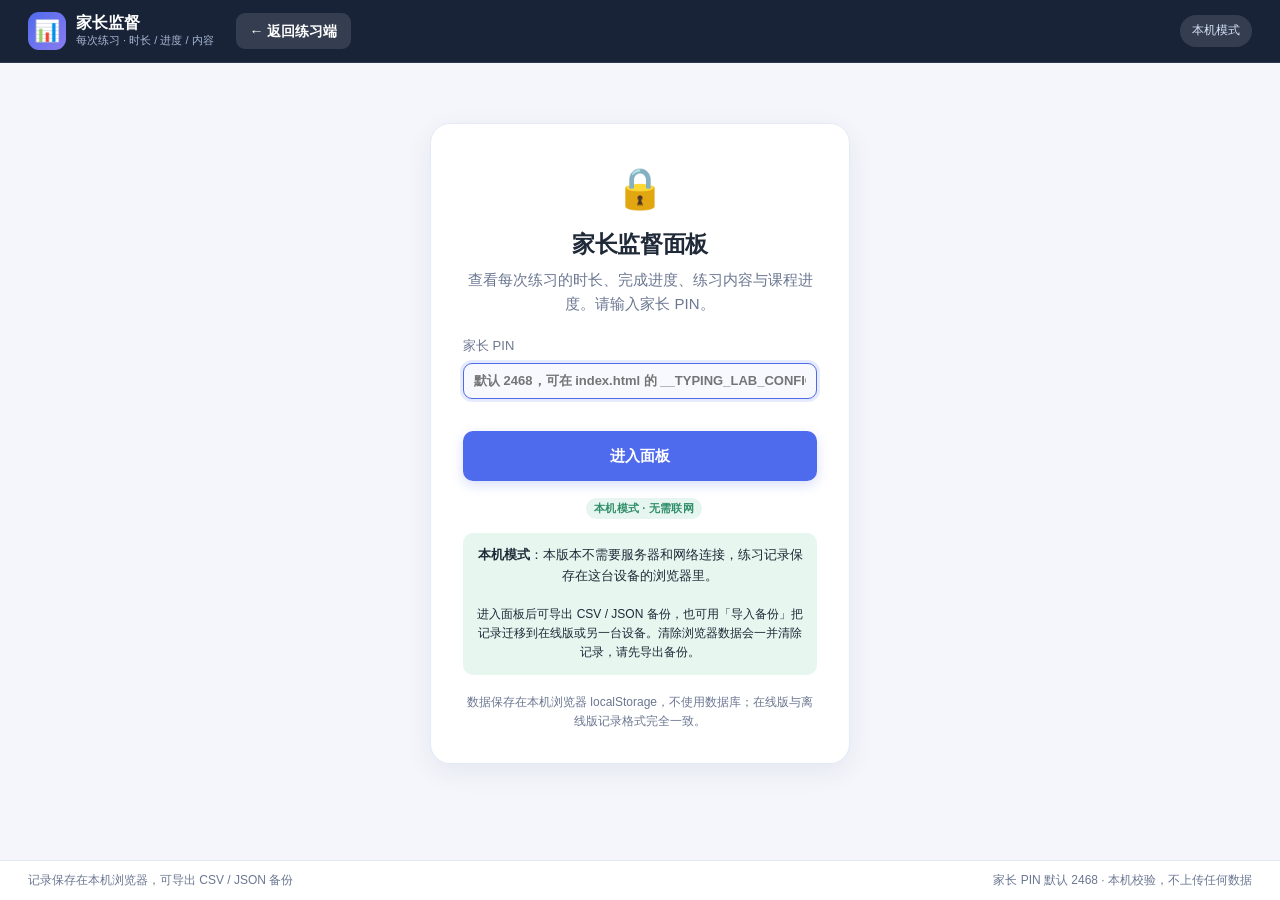
<file: parent.html>
<!doctype html>
<html lang="zh-CN">
<head>
  <meta charset="utf-8">
  <meta name="viewport" content="width=device-width, initial-scale=1">
  <meta name="theme-color" content="#1f2937">
  <title>家长监督 · 打字小课堂</title>
  <!-- 默认自动按当前页面目录推导 API 前缀。若 API 走独立网关，可启用下一行并改为实际前缀（需带 api/）：
  <meta name="typing-lab-api-base" content="/typing/api/"> -->
  <link rel="stylesheet" href="./css/style.css?v=4.0">
  <link rel="icon" href="data:image/svg+xml,<svg xmlns='http://www.w3.org/2000/svg' viewBox='0 0 64 64'><text y='50' font-size='50'>📊</text></svg>">
  <script src="./config.js"></script>
</head>
<body class="parent-page">
  <div id="app">
    <header class="topbar topbar-dark">
      <a class="brand" href="./index.html">
        <span class="brand-icon">📊</span>
        <span><b>家长监督</b><small>每次练习 · 时长 / 进度 / 内容</small></span>
      </a>
      <nav class="nav">
        <a href="./index.html" class="active">← 返回练习端</a>
      </nav>
      <div class="top-actions">
        <span class="source-badge" id="source-badge">连接中…</span>
      </div>
    </header>
    <main id="view" class="view"></main>
    <footer class="statusbar">
      <span>记录保存在本机浏览器，可导出 CSV / JSON 备份</span>
      <span class="status-spacer"></span>
      <span>家长 PIN 默认 2468 · 本机校验，不上传任何数据</span>
    </footer>
  </div>
  <div class="modal-host" id="modal" hidden></div>
  <script type="module" src="./js/parent.js?v=4.0"></script>
</body>
</html>
</file>
<file: css/style.css>
/* style.css — 打字小课堂：零依赖样式（含浅色/深色主题、响应式）。 */
:root {
  --bg: #f4f6fb;
  --surface: #ffffff;
  --surface-2: #f7f9fe;
  --text: #1f2937;
  --muted: #6b7791;
  --line: #e4eaf5;
  --primary: #4f6bed;
  --primary-2: #6c86f5;
  --primary-soft: #eef2ff;
  --green: #2f9e6f;
  --green-soft: #e7f6ef;
  --orange: #ef9d4e;
  --red: #df5b5b;
  --red-soft: #fdecec;
  --shadow: 0 8px 28px rgba(31, 45, 80, .07);
  --shadow-sm: 0 2px 10px rgba(31, 45, 80, .06);
  --u: clamp(26px, 3.5vw, 42px);
  --radius: 16px;
}
body[data-theme="dark"] {
  --bg: #101827;
  --surface: #1a2435;
  --surface-2: #222e43;
  --text: #e9eef8;
  --muted: #9aa9c2;
  --line: #2d3b54;
  --primary: #7b93ff;
  --primary-2: #93a6ff;
  --primary-soft: #2a3760;
  --green: #5cc79a;
  --green-soft: #203c33;
  --red: #f07a7a;
  --red-soft: #3d2429;
  --shadow: 0 8px 28px rgba(0, 0, 0, .25);
  --shadow-sm: 0 2px 10px rgba(0, 0, 0, .2);
}
* { box-sizing: border-box; }
html, body { margin: 0; padding: 0; }
body {
  background: var(--bg); color: var(--text); min-height: 100vh;
  font-family: -apple-system, BlinkMacSystemFont, "Segoe UI", "PingFang SC",
    "Hiragino Sans GB", "Microsoft YaHei", "WenQuanYi Micro Hei", sans-serif;
  font-size: 15px; line-height: 1.6; -webkit-font-smoothing: antialiased;
}
#app { display: flex; flex-direction: column; min-height: 100vh; }
a { color: var(--primary); text-decoration: none; }
a:hover { text-decoration: underline; }
h1, h2, h3, p { margin: 0; }
h1 { font-size: 28px; line-height: 1.3; letter-spacing: -.4px; }
h2 { font-size: 20px; }
h3 { font-size: 16px; }
button, input, select, textarea { font: inherit; color: inherit; }
.muted { color: var(--muted); }
.small { font-size: 12px; }
.good { color: var(--green) !important; font-weight: 700; }
.link { font-size: 13px; }
.tag { display: inline-block; padding: 3px 10px; border-radius: 99px; font-size: 12px;
  background: var(--primary-soft); color: var(--primary); font-weight: 600; }
.empty { padding: 28px 12px; text-align: center; color: var(--muted); font-size: 14px; }
.empty-card { text-align: center; padding: 48px 24px; }
.empty-card h2 { margin-bottom: 10px; }

/* ---------- 顶栏 / 底栏 ---------- */
.topbar {
  display: flex; align-items: center; gap: 22px; padding: 12px 28px;
  background: var(--surface); border-bottom: 1px solid var(--line);
  position: sticky; top: 0; z-index: 30; flex-wrap: wrap;
}
.topbar-dark { background: #182338; border-bottom-color: #2b3a55; color: #eef3ff; }
.topbar-dark .brand small, .topbar-dark .select-wrap span { color: #a9b7d2; }
.topbar-dark .nav a { color: #c6d2ea; }
.topbar-dark .nav a.active { color: #fff; background: rgba(255,255,255,.12); }
.brand { display: flex; align-items: center; gap: 10px; color: var(--text); }
.brand:hover { text-decoration: none; }
.brand-icon { width: 38px; height: 38px; border-radius: 11px; display: grid; place-items: center;
  background: linear-gradient(135deg, var(--primary), #8a7bf0); color: #fff; font-size: 21px; }
.brand b { display: block; font-size: 16px; line-height: 1.2; }
.brand small { display: block; font-size: 11px; color: var(--muted); }
.topbar-dark .brand { color: #fff; }
.nav { display: flex; gap: 4px; }
.nav a { padding: 7px 14px; border-radius: 9px; color: var(--muted); font-size: 14px; font-weight: 600; }
.nav a:hover { background: var(--surface-2); text-decoration: none; }
.nav a.active { background: var(--primary-soft); color: var(--primary); }
.top-actions { display: flex; align-items: center; gap: 10px; margin-left: auto; flex-wrap: wrap; }
.select-wrap { display: flex; align-items: center; gap: 6px; font-size: 12px; color: var(--muted); }
.select-wrap select, .field select, .field input, .field textarea, .setting-row select, .setting-row input {
  background: var(--surface); border: 1px solid var(--line); border-radius: 9px;
  padding: 7px 10px; outline: none; max-width: 210px;
}
.topbar-dark .select-wrap select { background: #22304a; border-color: #3a4a68; color: #eef3ff; }
.select-wrap select:focus, .field input:focus, .field select:focus, .field textarea:focus {
  border-color: var(--primary); box-shadow: 0 0 0 3px rgba(79, 107, 237, .14); }
.source-badge { font-size: 12px; padding: 6px 12px; border-radius: 99px;
  background: rgba(255,255,255,.12); color: #d8e3fb; }
.statusbar { display: flex; align-items: center; gap: 10px; flex-wrap: wrap;
  padding: 10px 28px; font-size: 12px; color: var(--muted);
  background: var(--surface); border-top: 1px solid var(--line); margin-top: auto; }
.status-spacer { flex: 1; }
.storage-note { opacity: .85; }
.sync-dot { width: 9px; height: 9px; border-radius: 50%; background: #cbd5e1; flex: 0 0 auto; }
.sync-dot.online { background: var(--green); box-shadow: 0 0 0 3px rgba(47,158,111,.15); }
.sync-dot.offline { background: var(--orange); }
.sync-dot.syncing { background: var(--primary); animation: pulse 1s infinite; }
@keyframes pulse { 50% { opacity: .35; } }

/* ---------- 按钮 ---------- */
.btn { display: inline-flex; align-items: center; justify-content: center; gap: 6px;
  padding: 9px 16px; border-radius: 10px; border: 1px solid transparent;
  cursor: pointer; font-size: 14px; font-weight: 600; transition: .16s; background: transparent; }
.btn:hover { transform: translateY(-1px); text-decoration: none; }
.btn:active { transform: translateY(0); }
.btn:disabled { opacity: .45; cursor: not-allowed; transform: none; }
.btn-primary { background: var(--primary); color: #fff; box-shadow: 0 4px 12px rgba(79,107,237,.22); }
.btn-primary:hover { background: var(--primary-2); color: #fff; }
.btn-soft { background: var(--primary-soft); color: var(--primary); }
.btn-ghost { background: var(--surface-2); border-color: var(--line); color: var(--text); }
.btn-outline { border-color: var(--line); color: var(--muted); }
.btn-mini { padding: 6px 11px; font-size: 13px; }
.btn-lg { padding: 12px 24px; font-size: 15px; }
.btn-link { padding: 2px 6px; color: var(--primary); font-size: 12px; }
.btn-danger { background: var(--red-soft); color: var(--red); border-color: rgba(223,91,91,.25); }
.btn-danger-outline { background: transparent; color: var(--red); border-color: rgba(223,91,91,.55); }
.btn-danger-outline:hover { background: var(--red-soft); }
.btn-danger-outline:disabled, .btn-danger:disabled { opacity: .45; cursor: not-allowed; }
.danger-zone .row-actions { margin-top: 10px; }
.build-tag { display: inline-block; margin-left: 8px; padding: 2px 8px; border-radius: 999px;
  background: var(--surface-2); color: var(--muted); font-size: 11px; font-weight: 600;
  letter-spacing: .02em; vertical-align: middle; }
.data-manage-card { margin-bottom: 22px; }
.data-manage-card .danger-zone { margin-top: 0; }
.build-line { margin: 14px 0 0; text-align: center; }
.build-tag.ok { background: rgba(52,168,121,.12); color: #2f8f68; }
.build-tag.warn { background: rgba(223,91,91,.14); color: var(--red); font-weight: 700; }
.warn-text { color: var(--red); }
.backend-warn { margin: 0 0 20px; padding: 14px 16px; border: 1px solid rgba(223,91,91,.42);
  border-left: 4px solid var(--red); border-radius: 12px; background: var(--red-soft);
  font-size: 13px; line-height: 1.65; text-align: left; }
.backend-warn b { font-size: 14px; }
.backend-warn p { margin: 6px 0; }
.backend-warn pre { margin: 10px 0; padding: 10px 12px; border-radius: 8px; overflow-x: auto;
  background: rgba(15,23,42,.06); color: #334155; font-size: 12px;
  white-space: pre-wrap; word-break: break-word; }
.backend-warn code { padding: 1px 5px; border-radius: 4px; background: rgba(15,23,42,.08);
  font-size: 12px; }
.backend-warn.compact { margin: 12px 0; padding: 10px 12px; }
.gate-card .backend-warn { margin-top: 16px; }
.row-actions { display: flex; gap: 10px; flex-wrap: wrap; margin-top: 16px; }

/* ---------- 布局骨架 ---------- */
.view { flex: 1; width: 100%; }
.page { max-width: 1180px; margin: 0 auto; padding: 28px 28px 48px; }
.page-head { display: flex; align-items: flex-end; justify-content: space-between;
  gap: 20px; flex-wrap: wrap; margin-bottom: 22px; }
.eyebrow { font-size: 13px; color: var(--primary); font-weight: 700; margin-bottom: 4px; }
.page-head .muted { margin-top: 6px; font-size: 14px; }
.card { background: var(--surface); border: 1px solid var(--line); border-radius: var(--radius);
  padding: 20px; box-shadow: var(--shadow-sm); }
.card-head { display: flex; align-items: center; justify-content: space-between; gap: 10px; margin-bottom: 14px; }
.two-col { display: grid; grid-template-columns: 1fr 1fr; gap: 18px; margin-top: 18px; align-items: start; }
.progress { height: 8px; border-radius: 99px; background: var(--line); overflow: hidden; flex: 1; }
.progress i { display: block; height: 100%; border-radius: 99px;
  background: linear-gradient(90deg, var(--primary), #8b7bf0); transition: width .3s; }
.field { display: flex; flex-direction: column; gap: 6px; font-size: 13px; font-weight: 600; }
.field > span { color: var(--muted); font-weight: 500; }
.field input, .field select, .field textarea { width: 100%; max-width: none; background: var(--surface-2); }
.field textarea { resize: vertical; font-family: inherit; }
.field.inline { flex-direction: row; align-items: center; gap: 8px; }
.field.inline select { background: var(--surface); }
kbd { display: inline-block; min-width: 22px; text-align: center; padding: 2px 7px; margin: 2px;
  border-radius: 6px; border: 1px solid var(--line); border-bottom-width: 2px;
  background: var(--surface-2); font-family: ui-monospace, Menlo, Consolas, monospace; font-size: 13px; }

/* ---------- 弹窗 / 提示 ---------- */
.modal-host { position: fixed; inset: 0; z-index: 80; display: grid; place-items: center; padding: 20px; }
.modal-host[hidden] { display: none; }
.modal-backdrop { position: absolute; inset: 0; background: rgba(15, 23, 42, .5); backdrop-filter: blur(2px); }
.modal-card { position: relative; width: min(440px, 100%); background: var(--surface);
  border-radius: 18px; padding: 26px; box-shadow: 0 24px 70px rgba(0,0,0,.25); }
.modal-wide { width: min(760px, 100%); }
.modal-card h3 { margin-bottom: 8px; }
.modal-card p { margin-bottom: 12px; }
.modal-card .field { margin: 14px 0; }
.modal-actions { display: flex; justify-content: flex-end; gap: 10px; margin-top: 18px; }
.raw-pre { max-height: 60vh; overflow: auto; background: var(--surface-2); padding: 14px;
  border-radius: 10px; font-size: 12px; line-height: 1.5; border: 1px solid var(--line); }
.toast { position: fixed; left: 50%; bottom: 60px; transform: translate(-50%, 12px);
  background: #1f2937; color: #fff; padding: 10px 20px; border-radius: 99px; font-size: 13px;
  box-shadow: 0 8px 24px rgba(0,0,0,.2); opacity: 0; pointer-events: none; transition: .25s; z-index: 90; }
.toast.show { opacity: 1; transform: translate(-50%, 0); }

/* ---------- 欢迎页 ---------- */
.welcome { display: grid; place-items: center; padding: 60px 20px; }
.welcome-card { width: min(620px, 100%); background: var(--surface); padding: 40px;
  border-radius: 22px; box-shadow: var(--shadow); border: 1px solid var(--line); text-align: center; }
.welcome-emoji { font-size: 52px; }
.welcome-card h1 { margin: 10px 0 12px; }
.welcome-card > p { color: var(--muted); }
.welcome-grid { display: grid; grid-template-columns: 1fr 1fr; gap: 14px; text-align: left; margin: 26px 0 20px; }
.welcome-card .small { margin-top: 16px; }

/* ---------- 首页 ---------- */
.hero { display: grid; grid-template-columns: 1fr 230px; gap: 26px; align-items: center;
  background: linear-gradient(120deg, var(--primary-soft), var(--surface));
  border: 1px solid var(--line); border-radius: 20px; padding: 30px; box-shadow: var(--shadow-sm); }
.hero h1 { margin: 6px 0 8px; }
.hero-sub { color: var(--muted); }
.hero-actions { display: flex; gap: 10px; flex-wrap: wrap; margin: 20px 0; }
.goal-bar { max-width: 460px; }
.goal-label { display: flex; justify-content: space-between; font-size: 12px; color: var(--muted); margin-bottom: 6px; }
.goal-label b { color: var(--text); }
.hero-ring { position: relative; text-align: center; }
.hero-ring svg { width: 150px; height: 150px; transform: rotate(-90deg); }
.ring-bg { fill: none; stroke: var(--line); stroke-width: 12; }
.ring-fg { fill: none; stroke: var(--primary); stroke-width: 12; stroke-linecap: round; transition: .5s; }
.ring-center { position: absolute; top: 46px; left: 0; right: 0; }
.ring-center b { display: block; font-size: 28px; line-height: 1.1; }
.ring-center span { font-size: 12px; color: var(--muted); }
.hero-ring p { margin-top: 4px; }
.kpi-grid { display: grid; grid-template-columns: repeat(4, 1fr); gap: 14px; margin-top: 18px; }
.kpi { display: flex; align-items: center; gap: 12px; background: var(--surface);
  border: 1px solid var(--line); border-radius: 14px; padding: 14px 16px; box-shadow: var(--shadow-sm); }
.kpi-icon { width: 38px; height: 38px; border-radius: 11px; background: var(--surface-2);
  display: grid; place-items: center; font-size: 19px; flex: 0 0 auto; }
.kpi span { display: block; font-size: 12px; color: var(--muted); }
.kpi b { display: block; font-size: 19px; line-height: 1.3; }
.kpi small { display: block; font-size: 11px; color: var(--muted); }
.kpi.tone-blue { border-color: rgba(79,107,237,.3); }
.kpi.tone-green { border-color: rgba(47,158,111,.3); }
.current-lesson h2 { margin: 10px 0 8px; }
.stage-chip { display: inline-block; font-size: 12px; color: var(--primary); font-weight: 700; }
.lesson-meta { display: flex; gap: 14px; flex-wrap: wrap; font-size: 12px; color: var(--muted); margin-top: 12px; }
.score-list { display: flex; flex-direction: column; }
.score-row { display: grid; grid-template-columns: 1fr 62px 74px 62px; gap: 8px; align-items: center;
  padding: 10px 0; border-bottom: 1px solid var(--line); font-size: 13px; }
.score-row:last-child { border-bottom: 0; }
.score-row b { display: block; font-size: 13px; }
.score-row small { display: block; color: var(--muted); font-size: 11px; }
.score-num { font-weight: 700; text-align: right; }
.score-tag { font-size: 11px; padding: 3px 7px; border-radius: 6px; text-align: center;
  background: var(--surface-2); color: var(--muted); }
.score-tag.ok { background: var(--green-soft); color: var(--green); font-weight: 700; }
.score-tag.gray { opacity: .7; }
.home-fingers { max-width: 300px; margin: 6px auto 14px; }
.settings-list { display: flex; flex-direction: column; }
.setting-row { display: flex; align-items: center; justify-content: space-between; gap: 12px;
  padding: 9px 0; border-bottom: 1px solid var(--line); font-size: 14px; }
.setting-row:last-child { border-bottom: 0; }
.setting-row select { width: 120px; }
.setting-row input { width: 140px; }
.switch { width: 42px; height: 24px; border-radius: 99px; border: 0; background: var(--line);
  position: relative; cursor: pointer; transition: .2s; flex: 0 0 auto; }
.switch i { position: absolute; top: 3px; left: 3px; width: 18px; height: 18px; border-radius: 50%;
  background: #fff; box-shadow: 0 1px 3px rgba(0,0,0,.2); transition: .2s; }
.switch.on { background: var(--primary); }
.switch.on i { left: 21px; }

/* ---------- 课程地图 ---------- */
.overall-progress { min-width: 210px; }
.overall-progress b { font-size: 22px; }
.overall-progress span { font-size: 12px; color: var(--muted); margin-left: 8px; }
.overall-progress .progress { margin-top: 8px; }
.stage-block { margin-bottom: 26px; }
.stage-head { display: flex; align-items: center; gap: 14px; margin-bottom: 12px; }
.stage-icon { width: 44px; height: 44px; border-radius: 13px; background: var(--primary-soft);
  display: grid; place-items: center; font-size: 22px; flex: 0 0 auto; }
.stage-head h2 { font-size: 17px; }
.stage-head p { font-size: 12px; color: var(--muted); }
.stage-count { margin-left: auto; font-size: 12px; color: var(--muted); white-space: nowrap; }
.lesson-grid { display: grid; grid-template-columns: repeat(auto-fill, minmax(210px, 1fr)); gap: 12px; }
.lesson-card { position: relative; text-align: left; background: var(--surface); border: 1px solid var(--line);
  border-radius: 13px; padding: 14px; cursor: pointer; transition: .16s; box-shadow: var(--shadow-sm); }
.lesson-card:hover:not(:disabled) { transform: translateY(-2px); border-color: var(--primary); }
.lesson-card:disabled { opacity: .55; cursor: not-allowed; }
.lesson-no { font-size: 11px; color: var(--muted); font-weight: 700; letter-spacing: .08em; }
.lesson-title { display: block; font-weight: 700; font-size: 14px; margin: 4px 0 10px; }
.lesson-foot { display: block; font-size: 11px; color: var(--muted); }
.lesson-card.passed { border-color: rgba(47,158,111,.45); background: var(--green-soft); }
.lesson-card.passed .lesson-foot { color: var(--green); font-weight: 700; }
.lesson-card.current { border-color: var(--primary); box-shadow: 0 0 0 3px rgba(79,107,237,.12); }
.lesson-current { position: absolute; top: 10px; right: 10px; font-size: 10px; font-weight: 700;
  color: #fff; background: var(--primary); padding: 2px 8px; border-radius: 99px; }

/* ---------- 指法教室 ---------- */
.layout-note { text-align: right; }
.layout-note b { display: block; }
.layout-note span { font-size: 12px; color: var(--primary); }
.finger-layout { display: grid; grid-template-columns: 320px 1fr; gap: 24px; align-items: center; }
.hands-big { max-width: 320px; }
.finger-explain { background: var(--surface-2); border-radius: 14px; padding: 18px; min-height: 180px; }
.finger-explain h2 { margin-bottom: 8px; }
.finger-explain p { font-size: 14px; margin-bottom: 8px; }
.home-row-demo { display: flex; gap: 8px; flex-wrap: wrap; margin-top: 14px; }
.home-key-demo { width: 38px; height: 38px; border-radius: 9px; display: grid; place-items: center;
  font-weight: 800; background: var(--surface); border-bottom: 3px solid var(--fc); }
.finger-chips { display: flex; flex-wrap: wrap; gap: 8px; margin: 16px 0; }
.finger-chip { display: inline-flex; align-items: center; gap: 6px; padding: 6px 12px; border-radius: 99px;
  border: 1px solid var(--line); background: var(--surface); cursor: pointer; font-size: 12px; font-weight: 600; }
.finger-chip i { width: 10px; height: 10px; border-radius: 50%; background: var(--fc); }
.finger-chip small { color: var(--muted); }
.finger-chip:hover { border-color: var(--fc); }
.kb-big { overflow-x: auto; padding-bottom: 6px; }
.finger-tip { margin-top: 12px; font-size: 13px; color: var(--muted); background: var(--surface-2);
  padding: 10px 14px; border-radius: 10px; }
.keylist { margin: 10px 0; }
.steps { padding-left: 20px; margin: 0 0 18px; }
.steps li { margin-bottom: 10px; font-size: 14px; }
.diff-table { border: 1px solid var(--line); border-radius: 10px; overflow: hidden; margin: 12px 0; }
.diff-row { display: grid; grid-template-columns: 74px 1fr 1fr; gap: 8px; padding: 8px 12px;
  font-size: 12px; border-bottom: 1px solid var(--line); align-items: center; }
.diff-row:last-child { border-bottom: 0; }
.diff-head { background: var(--surface-2); font-weight: 700; color: var(--muted); }

/* ---------- 双手 SVG ---------- */
.hands-svg { width: 100%; height: auto; display: block; }
.palm { fill: var(--surface-2); stroke: var(--line); stroke-width: 2; }
.finger-shape { fill: var(--surface); stroke: var(--fc, #cbd5e1); stroke-width: 2;
  cursor: pointer; transition: fill .15s, stroke-width .15s; }
.finger-shape:hover { stroke-width: 4; }
.finger-shape.on { fill: var(--fc); stroke: var(--text); stroke-width: 2.5;
  filter: drop-shadow(0 3px 6px rgba(0,0,0,.18)); }
.hand-label { fill: var(--muted); font-size: 12px; font-weight: 600; }

/* ---------- 虚拟键盘 ---------- */
.kb { --u: clamp(26px, 3.4vw, 42px); font-size: 12px; }
.kb-body { display: flex; gap: 20px; align-items: flex-start; }
.kb-left { display: flex; flex-direction: column; gap: 5px; }
.kb-row { display: flex; gap: 5px; }
.key { width: calc(var(--u) * var(--w, 1)); height: var(--u); flex: 0 0 auto;
  display: flex; flex-direction: column; align-items: center; justify-content: center;
  border-radius: 7px; border: 1px solid var(--line); border-bottom: 3px solid var(--fc, var(--line));
  background: var(--surface); background: color-mix(in srgb, var(--fc, #e4eaf5) 13%, var(--surface));
  color: var(--text); overflow: hidden; user-select: none; transition: transform .1s, background .15s;
  line-height: 1.1; }
.kb-fn .key { height: calc(var(--u) * .58); border-bottom-width: 2px; font-size: 9px; }
.kb-fn .key-main { font-size: 9px; }
.key-main { font-size: 13px; font-weight: 700; }
.key-mod .key-main { font-size: 10px; font-weight: 600; color: var(--muted); }
.key-top { font-size: 10px; color: var(--muted); }
.key-bottom { font-size: 14px; font-weight: 700; }
.key-space .key-main { font-size: 10px; color: var(--muted); }
.home-key::after { content: ''; position: absolute; bottom: 3px; width: 8px; height: 2px;
  border-radius: 2px; background: var(--primary); }
.key { position: relative; }
.key.active { background: var(--primary); border-color: var(--primary); color: #fff;
  transform: translateY(2px); box-shadow: 0 0 0 3px rgba(79,107,237,.28); z-index: 2; }
.key.active .key-top, .key.active .key-main, .key.active .key-mod { color: #fff; }
.key.wrong { background: var(--red); border-color: var(--red); color: #fff; }
.key.hint { outline: 2px dashed var(--fc); outline-offset: 1px; }
.kb-numpad { display: flex; flex-direction: column; gap: 5px; }
.kb-numpad .key { --u: clamp(24px, 2.9vw, 36px); }
.kb-legend { display: flex; flex-wrap: wrap; gap: 6px 14px; margin-top: 14px; font-size: 11px; color: var(--muted); }
.legend-chip { display: inline-flex; align-items: center; gap: 5px; }
.legend-chip i { width: 9px; height: 9px; border-radius: 3px; display: inline-block; }

/* ---------- 自由练习 ---------- */
.free-card { max-width: 820px; }
.free-grid { display: grid; grid-template-columns: 1fr 1fr; gap: 16px; }
.free-preview { margin: 18px 0; padding: 14px; background: var(--surface-2); border-radius: 10px;
  font-family: ui-monospace, Menlo, Consolas, monospace; font-size: 13px; color: var(--muted);
  word-break: break-word; max-height: 110px; overflow: auto; }

/* ---------- 练习页 ---------- */
.practice-shell { max-width: 1180px; margin: 0 auto; padding: 22px 28px 44px; }
.practice-head { display: flex; align-items: center; gap: 16px; margin-bottom: 18px; flex-wrap: wrap; }
.practice-title h2 { font-size: 19px; margin-top: 4px; }
.tag-stage { font-size: 11px; }
.practice-layout { margin-left: auto; font-size: 12px; color: var(--muted); }
.intro-card { display: grid; grid-template-columns: 1fr 250px; gap: 22px;
  background: var(--surface); border: 1px solid var(--line); border-radius: 18px;
  padding: 26px; box-shadow: var(--shadow-sm); }
.intro-kicker { font-size: 12px; color: var(--primary); font-weight: 800; margin-bottom: 8px; }
.intro-brief { font-size: 15px; line-height: 1.8; }
.intro-tip { margin-top: 14px; padding: 12px 14px; border-radius: 10px;
  background: #fff8e9; color: #8a5a14; font-size: 13px; }
body[data-theme="dark"] .intro-tip { background: #3a2f1d; color: #f0cf95; }
.intro-tip span { margin-right: 6px; }
.intro-keys { margin-top: 14px; display: flex; align-items: center; gap: 8px; flex-wrap: wrap; font-size: 12px; }
.newkey-list { display: inline-flex; flex-wrap: wrap; }
.intro-pass { margin-top: 14px; font-size: 13px; font-weight: 700; color: var(--primary); }
.intro-side { display: flex; flex-direction: column; gap: 10px; }
.mini-hands { max-width: 220px; margin: 0 auto; }
.intro-note { font-size: 11px; color: var(--muted); line-height: 1.6; }
.intro-kb { grid-column: 1 / -1; overflow-x: auto; border-top: 1px solid var(--line); padding-top: 16px; }
.intro-kb .kb { --u: clamp(22px, 2.8vw, 34px); }
.demo-tip { font-size: 12px; color: var(--primary); font-weight: 700; text-align: center; }
.typing-area { background: var(--surface); border: 1px solid var(--line); border-radius: 18px;
  padding: 20px; box-shadow: var(--shadow-sm); }
.typing-area[hidden], .intro-card[hidden], .result-card[hidden] { display: none; }
.metrics { display: flex; gap: 10px; flex-wrap: wrap; margin-bottom: 16px; }
.metric { flex: 1 1 110px; background: var(--surface-2); border-radius: 11px; padding: 10px 14px; }
.metric span { display: block; font-size: 11px; color: var(--muted); }
.metric b { font-size: 20px; }
.metric b small { font-size: 11px; color: var(--muted); font-weight: 500; }
.metric-wide { flex: 2 1 220px; display: flex; align-items: center; gap: 10px; flex-wrap: wrap; }
.metric-wide span { width: 100%; }
.metric-wide b { font-size: 13px; }
.target-box { position: relative; height: 168px; overflow: auto; padding: 16px 18px;
  background: var(--surface-2); border: 1px solid var(--line); border-radius: 12px;
  font-family: ui-monospace, SFMono-Regular, Menlo, Consolas, "Liberation Mono", monospace;
  font-size: 21px; line-height: 1.9; letter-spacing: .03em; white-space: pre-wrap;
  word-break: break-word; outline: none; scroll-behavior: smooth; }
.cell { color: var(--muted); border-radius: 3px; transition: color .1s; }
.cell-space { opacity: .55; }
.cell.done { color: var(--green); }
.cell.wrong { color: var(--red); background: var(--red-soft); }
.cell.current { background: var(--primary); color: #fff; box-shadow: 0 0 0 3px rgba(79,107,237,.25); }
.cell.shake { animation: shake .3s; }
@keyframes shake { 25% { transform: translateX(-3px); } 75% { transform: translateX(3px); } }
.hint-bar { display: flex; align-items: center; gap: 12px; flex-wrap: wrap; margin: 14px 0;
  font-size: 13px; min-height: 26px; }
.hint-finger { display: inline-flex; align-items: center; gap: 6px; font-weight: 700; }
.dot { width: 10px; height: 10px; border-radius: 50%; display: inline-block; }
.hint-key { background: var(--primary-soft); color: var(--primary); padding: 3px 10px;
  border-radius: 7px; font-weight: 700; }
.hint-mode { margin-left: auto; font-size: 11px; color: var(--muted); }
.kb-host { overflow-x: auto; margin: 8px 0 4px; }
.kb-host .kb { --u: clamp(24px, 3.1vw, 38px); }
.hands-host { max-width: 300px; margin: 6px auto 0; }
.practice-controls { display: flex; gap: 10px; flex-wrap: wrap; margin-top: 16px; }
.result-card { background: var(--surface); border: 1px solid var(--line); border-radius: 18px;
  padding: 28px; box-shadow: var(--shadow-sm); max-width: 760px; margin: 0 auto; text-align: center; }
.result-badge { display: inline-block; padding: 5px 14px; border-radius: 99px; font-size: 13px;
  font-weight: 700; background: var(--surface-2); color: var(--muted); }
.result-badge.ok { background: var(--green-soft); color: var(--green); }
.result-head h2 { margin: 12px 0 6px; font-size: 26px; }
.result-grid { display: grid; grid-template-columns: repeat(3, 1fr); gap: 12px; margin: 24px 0; }
.result-item { background: var(--surface-2); border-radius: 12px; padding: 14px; }
.result-item span { display: block; font-size: 12px; color: var(--muted); }
.result-item b { font-size: 20px; }
.result-item b small { font-size: 11px; color: var(--muted); }
.result-actions { display: flex; justify-content: center; gap: 10px; flex-wrap: wrap; }

/* ---------- 家长面板 ---------- */
.gate-wrap { display: grid; place-items: center; padding: 60px 20px; }
.gate-card { width: min(420px, 100%); background: var(--surface); border: 1px solid var(--line);
  border-radius: 20px; padding: 32px; text-align: center; box-shadow: var(--shadow); }
.gate-icon { font-size: 40px; }
.gate-card h1 { font-size: 23px; margin: 10px 0 8px; }
.gate-card .field { text-align: left; margin: 20px 0 12px; }
.gate-card .btn-lg { width: 100%; }
.gate-error { color: var(--red); font-size: 13px; min-height: 20px; }
.gate-offline { margin-top: 18px; padding: 14px; border-radius: 12px; background: var(--surface-2);
  font-size: 13px; text-align: left; }
.gate-offline p { color: var(--muted); margin-bottom: 8px; }
.gate-offline .row-actions { margin-top: 12px; }
.diag-box { display: flex; flex-direction: column; gap: 6px; margin: 12px 0;
  padding: 12px; border-radius: 10px; background: var(--surface); border: 1px solid var(--line); }
.diag-box > div { display: flex; gap: 8px; align-items: baseline; font-size: 12px; line-height: 1.5; }
.diag-box span { flex: 0 0 52px; color: var(--primary); font-weight: 700; }
.diag-box code { font-family: ui-monospace, Menlo, Consolas, monospace; font-size: 11px;
  word-break: break-all; color: var(--text); flex: 1 1 auto; min-width: 0; }
.diag-box b { font-weight: 600; }
.diag-box .diag-title { display: block; flex: none; font-size: 11px; font-weight: 700;
  color: var(--muted); padding-top: 4px; border-top: 1px dashed var(--line); }
.diag-box .diag-title:first-child { padding-top: 0; border-top: 0; }
.diag-box .diag-row { flex-wrap: wrap; }
.diag-box .diag-row > span { flex: 0 0 20px; }
.diag-box .diag-row > code { flex: 1 1 220px; }
.diag-box .diag-row > b { flex: 1 1 100%; font-size: 11px; color: var(--muted); font-weight: 500; }
.gate-card .small { margin-top: 18px; }
.filter-bar { display: flex; align-items: flex-end; gap: 10px; flex-wrap: wrap; }
.filter-bar .field.inline select { min-width: 130px; }
.parent-dashboard .kpi-grid { grid-template-columns: repeat(4, 1fr); }
.chart { width: 100%; height: 200px; display: block; }
.axis-label { font-size: 10px; fill: var(--muted); }
.chart-legend text { font-size: 11px; fill: var(--muted); }
.stage-progress-list { display: flex; flex-direction: column; gap: 10px; }
.stage-progress-row { display: grid; grid-template-columns: 26px 180px 1fr 44px;
  gap: 10px; align-items: center; font-size: 13px; }
.sp-name { white-space: nowrap; overflow: hidden; text-overflow: ellipsis; }
.stage-progress-row b { text-align: right; font-size: 12px; color: var(--muted); }
.info-list { display: flex; flex-direction: column; gap: 2px; }
.info-list > div { display: flex; justify-content: space-between; padding: 8px 0;
  border-bottom: 1px solid var(--line); font-size: 13px; }
.info-list span { color: var(--muted); }
.data-actions { display: flex; gap: 8px; flex-wrap: wrap; margin-top: 16px; }
.danger-zone { margin-top: 18px; padding: 14px; border: 1px dashed rgba(223,91,91,.4);
  border-radius: 12px; background: var(--red-soft); }
.danger-zone b { font-size: 13px; }
.danger-zone p { margin: 4px 0 10px; }
.table-scroll { overflow-x: auto; }
.data-table { width: 100%; border-collapse: collapse; font-size: 13px; }
.data-table th { text-align: left; color: var(--muted); font-weight: 600; font-size: 12px;
  padding: 10px 8px; border-bottom: 1px solid var(--line); white-space: nowrap; }
.data-table td { padding: 10px 8px; border-bottom: 1px solid var(--line); white-space: nowrap; }
.data-table tr:last-child td { border-bottom: 0; }
.data-table tbody tr:hover { background: var(--surface-2); }

/* ---------- 响应式 ---------- */
@media (max-width: 1000px) {
  .kpi-grid, .parent-dashboard .kpi-grid { grid-template-columns: repeat(2, 1fr); }
  .hero { grid-template-columns: 1fr; }
  .hero-ring { max-width: 200px; margin: 0 auto; }
  .finger-layout { grid-template-columns: 1fr; }
  .intro-card { grid-template-columns: 1fr; }
  .intro-side { flex-direction: row; flex-wrap: wrap; align-items: center; }
  .intro-side .mini-hands { max-width: 160px; }
}
@media (max-width: 760px) {
  .topbar { padding: 10px 16px; gap: 12px; }
  .nav { order: 3; width: 100%; overflow-x: auto; }
  .page, .practice-shell { padding: 18px 14px 36px; }
  .two-col, .welcome-grid, .free-grid, .result-grid { grid-template-columns: 1fr; }
  .kpi-grid, .parent-dashboard .kpi-grid { grid-template-columns: repeat(2, 1fr); }
  .statusbar { padding: 10px 16px; }
  .storage-note { display: none; }
  .stage-progress-row { grid-template-columns: 24px 1fr 60px 40px; }
  .kb-body { gap: 10px; }
  .diff-row { grid-template-columns: 60px 1fr 1fr; }
}
@media (max-width: 460px) {
  .kpi-grid, .parent-dashboard .kpi-grid { grid-template-columns: 1fr; }
  .score-row { grid-template-columns: 1fr 56px 60px; }
  .score-row .score-tag { display: none; }
}

/* ===== v4.0 追加：课程轨道、分级课程、按次练习明细、段落换行 ===== */
.sync-dot.local { background: #2aa7b8; box-shadow: 0 0 0 3px rgba(42, 167, 184, .16); }

.track-tabs { display: grid; grid-template-columns: repeat(2, minmax(0, 1fr));
  gap: 12px; margin: 4px 0 18px; }
.track-tab { display: flex; align-items: center; gap: 12px; text-align: left;
  padding: 14px 16px; border: 1.5px solid var(--line); border-radius: 14px;
  background: var(--surface); cursor: pointer; position: relative; transition: .15s; }
.track-tab:hover { border-color: var(--primary-2); }
.track-tab.active { border-color: var(--primary); background: var(--primary-soft);
  box-shadow: var(--shadow-sm); }
.track-icon { font-size: 24px; line-height: 1; }
.track-copy { display: flex; flex-direction: column; min-width: 0; }
.track-copy b { font-size: 15px; }
.track-copy small { color: var(--muted); font-size: 12px; line-height: 1.4; margin-top: 2px; }
.track-tab em { position: absolute; top: 8px; right: 10px; font-style: normal;
  font-size: 11px; color: #fff; background: var(--primary);
  padding: 2px 8px; border-radius: 99px; }

.level-legend { display: flex; flex-wrap: wrap; align-items: center; gap: 8px;
  padding: 12px 16px; margin-bottom: 18px; background: var(--surface);
  border: 1px solid var(--line); border-radius: 12px; }
.level-chip { font-size: 12px; font-weight: 600; padding: 3px 10px;
  border-radius: 99px; background: var(--primary-soft); color: var(--primary); }
.stage-keys { margin-top: 4px; font-size: 12px; color: var(--muted); }
.stage-keys b { color: var(--primary); letter-spacing: .5px; }
.lesson-sub { display: block; font-size: 11px; color: var(--muted); line-height: 1.35;
  overflow: hidden; text-overflow: ellipsis; white-space: nowrap; max-width: 100%; }

.cell-break { display: inline-block; color: var(--primary); font-size: 11px;
  background: var(--primary-soft); border-radius: 4px; padding: 0 3px;
  margin-right: 4px; vertical-align: middle; }
.intro-preview { display: flex; flex-direction: column; gap: 4px; margin: 10px 0; }
.intro-preview code { display: block; font-size: 12px; line-height: 1.5;
  color: var(--muted); background: var(--surface-2); border: 1px solid var(--line);
  border-radius: 8px; padding: 8px 10px; word-break: break-all; }

.cell-progress { display: flex; align-items: center; gap: 6px; min-width: 92px; }
.cell-progress b { font-size: 12px; white-space: nowrap; }
.progress.mini { height: 6px; min-width: 54px; flex: 1; }
.cell-content { max-width: 260px; font-size: 12px; color: var(--muted);
  overflow: hidden; text-overflow: ellipsis; white-space: nowrap; }
.cell-sub { display: block; font-size: 11px; color: var(--muted); }
.track-progress-head { display: grid; grid-template-columns: 1fr auto; gap: 4px 10px;
  padding: 10px 0 6px; margin-top: 6px; border-top: 1px dashed var(--line); font-size: 13px; }
.track-progress-head .progress { grid-column: 1 / -1; }
.track-progress-head span { color: var(--muted); font-size: 12px; }
.gate-local { margin: 14px 0; padding: 12px 14px; border-radius: 10px;
  background: var(--green-soft); color: var(--text); font-size: 13px; }
.gate-local p + p { margin-top: 6px; }

@media (max-width: 720px) {
  .track-tabs { grid-template-columns: 1fr; }
  .cell-content { max-width: 160px; }
}
</file>
